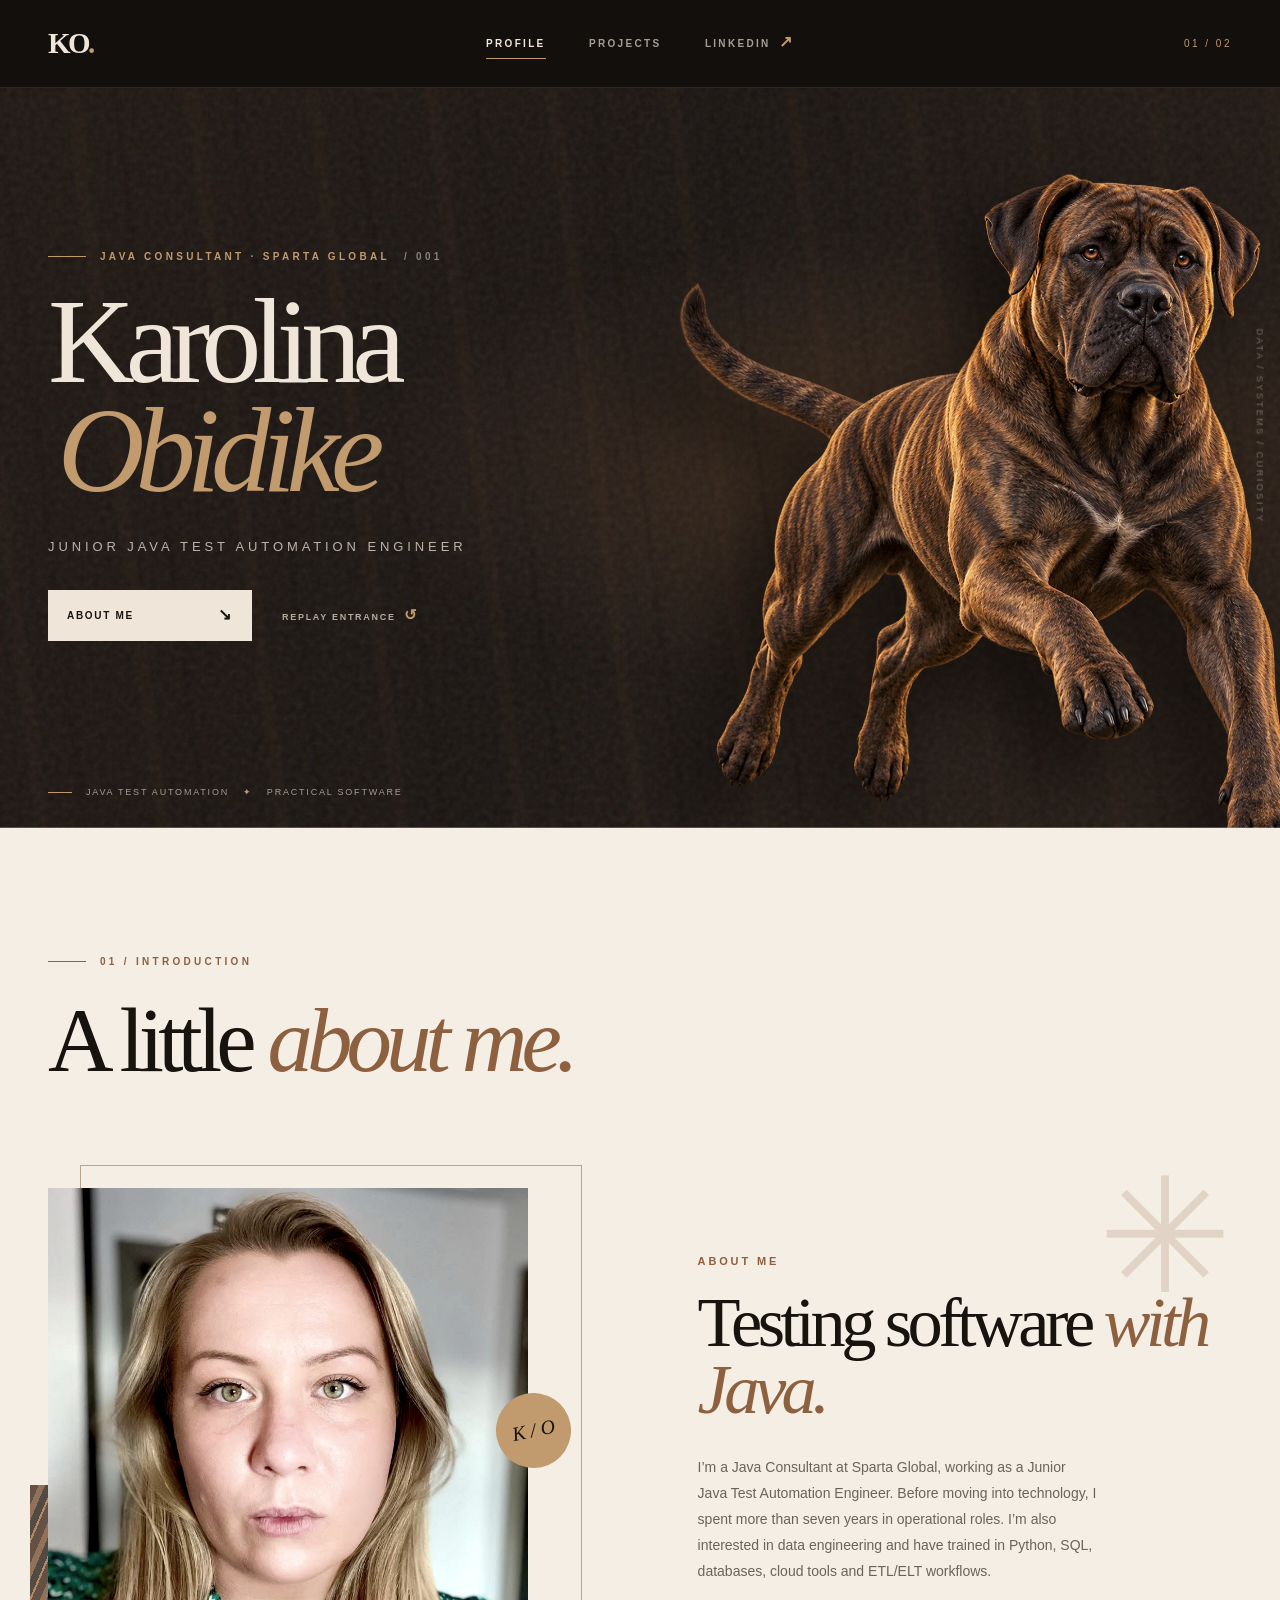
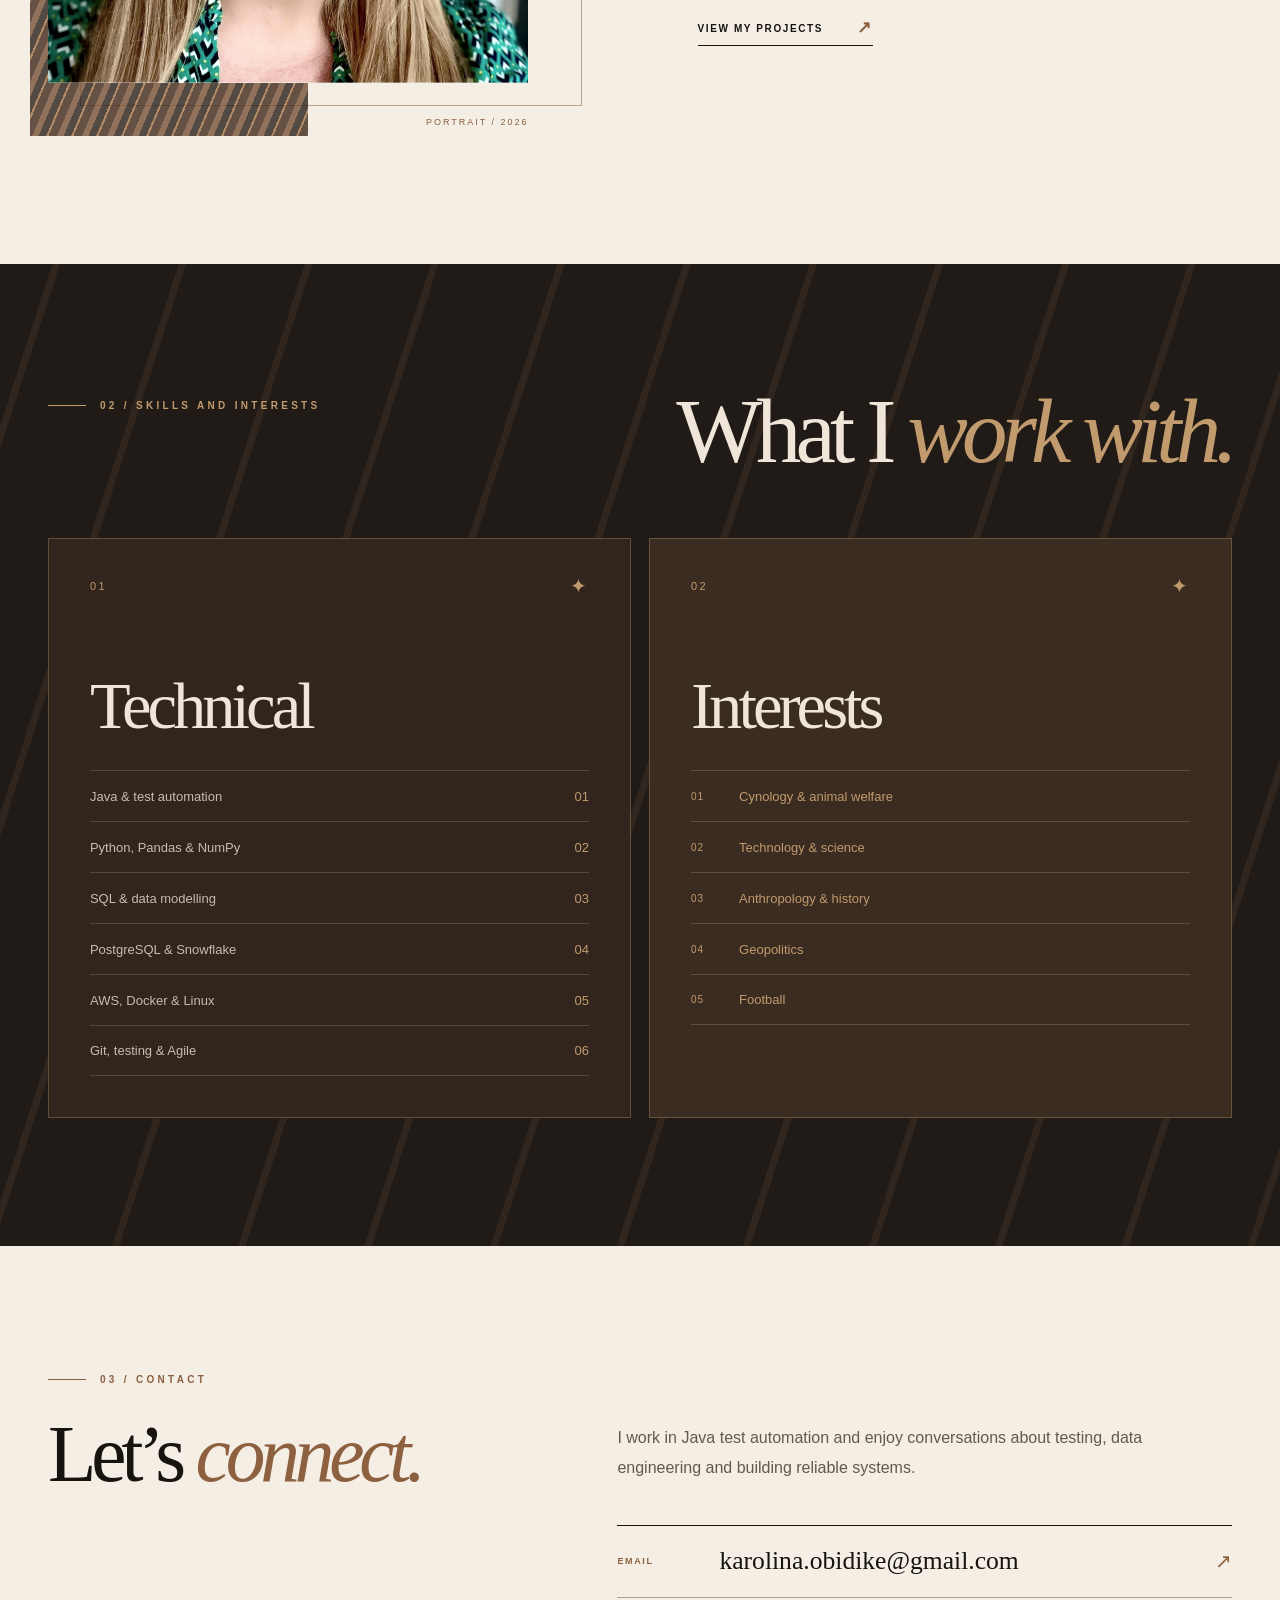
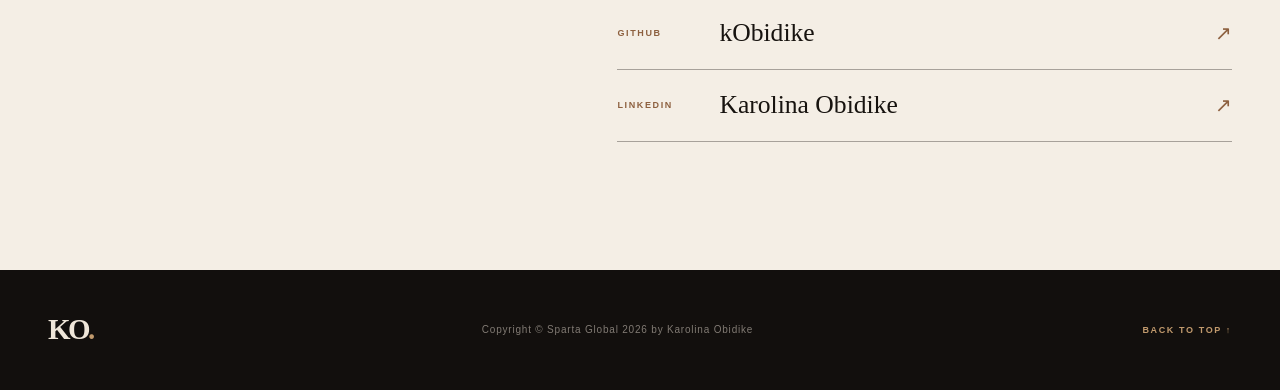
<file: index.html>
<!doctype html>
<html lang="en">
<head>
  <meta charset="utf-8">
  <meta name="viewport" content="width=device-width, initial-scale=1">
  <meta name="author" content="Karolina Obidike">
  <meta name="description" content="Karolina Obidike is a Java Consultant at Sparta Global, working as a Junior Java Test Automation Engineer.">
  <title>Karolina Obidike — Java Test Automation</title>
  <link rel="stylesheet" href="profileStyles.css">
  <script src="script.js" defer></script>
</head>
<body class="page-profile">
  <a class="skip-link" href="#main">Skip to content</a>

  <header class="site-header">
    <a class="brand" href="index.html" aria-label="Karolina Obidike, home"><span>KO<span class="brand-dot">.</span></span></a>
    <nav class="main-nav" aria-label="Main navigation">
      <a class="nav-link is-active" href="index.html" aria-current="page">Profile</a>
      <a class="nav-link" href="projects.html">Projects</a>
      <a class="nav-link nav-external" href="https://www.linkedin.com/in/karolina-obidike-46a3933bb" target="_blank" rel="noopener noreferrer">LinkedIn <span aria-hidden="true">↗</span></a>
    </nav>
    <span class="header-index" aria-hidden="true">01 / 02</span>
  </header>

  <main id="main">
    <section class="hero" aria-labelledby="hero-title">
      <div class="hero-grain" aria-hidden="true"></div>
      <div class="hero-stripes" aria-hidden="true"></div>
      <img class="hero-dog" src="images/presa-canario-brindle.png" alt="Brindle Presa Canario leaping into the banner" fetchpriority="high">
      <div class="hero-content wrap">
        <div class="hero-copy">
          <p class="eyebrow"><span class="eyebrow-line"></span>Java Consultant · Sparta Global <span class="eyebrow-number">/ 001</span></p>
          <h1 id="hero-title" class="hero-title">Karolina <em>Obidike</em></h1>
          <p class="hero-subtitle">Junior Java Test Automation Engineer</p>
          <div class="hero-actions">
            <a class="button button-cream" href="#about">About me <span aria-hidden="true">↘</span></a>
            <button class="replay-button" type="button" data-replay>Replay entrance <span aria-hidden="true">↺</span></button>
          </div>
        </div>
        <p class="hero-caption"><span class="caption-rule"></span> Java test automation <span class="caption-star" aria-hidden="true">✦</span> Practical software</p>
      </div>
      <div class="hero-side-label" aria-hidden="true">DATA / SYSTEMS / CURIOSITY</div>
    </section>

    <section id="about" class="about-section section-pad wrap" aria-labelledby="about-title">
      <div class="section-heading">
        <p class="eyebrow eyebrow-dark"><span class="eyebrow-line"></span>01 / Introduction</p>
        <h2 id="about-title">A little <em>about me.</em></h2>
      </div>
      <div class="about-layout">
        <div class="portrait-composition">
          <div class="portrait-frame"><img src="images/profile-pic.jpg" alt="Portrait of Karolina Obidike" loading="lazy"></div>
          <span class="portrait-orbit" aria-hidden="true">K / O</span>
          <span class="portrait-caption">Portrait / 2026</span>
        </div>
        <div class="about-copy">
          <div class="large-asterisk" aria-hidden="true">✳</div>
          <p class="kicker">About me</p>
          <p class="statement">Testing software <em>with Java.</em></p>
          <p class="edit-note">I’m a Java Consultant at Sparta Global, working as a Junior Java Test Automation Engineer. Before moving into technology, I spent more than seven years in operational roles. I’m also interested in data engineering and have trained in Python, SQL, databases, cloud tools and ETL/ELT workflows.</p>
          <a class="text-link" href="projects.html">View my projects <span aria-hidden="true">↗</span></a>
        </div>
      </div>
    </section>

    <section class="details-section section-pad" aria-labelledby="details-title">
      <div class="wrap">
        <div class="details-heading">
          <p class="eyebrow"><span class="eyebrow-line"></span>02 / Skills and interests</p>
          <h2 id="details-title">What I <em>work with.</em></h2>
        </div>
        <div class="detail-grid">
          <section class="detail-card">
            <div class="card-top"><span>01</span><span aria-hidden="true">✦</span></div>
            <h3>Technical</h3>
            <ul class="editorial-list">
              <li><span>Java &amp; test automation</span><span aria-hidden="true">01</span></li>
              <li><span>Python, Pandas &amp; NumPy</span><span aria-hidden="true">02</span></li>
              <li><span>SQL &amp; data modelling</span><span aria-hidden="true">03</span></li>
              <li><span>PostgreSQL &amp; Snowflake</span><span aria-hidden="true">04</span></li>
              <li><span>AWS, Docker &amp; Linux</span><span aria-hidden="true">05</span></li>
              <li><span>Git, testing &amp; Agile</span><span aria-hidden="true">06</span></li>
            </ul>
          </section>
          <section class="detail-card detail-card-light">
            <div class="card-top"><span>02</span><span aria-hidden="true">✦</span></div>
            <h3>Interests</h3>
            <ol class="editorial-list goals-list">
              <li><span>Cynology &amp; animal welfare</span></li>
              <li><span>Technology &amp; science</span></li>
              <li><span>Anthropology &amp; history</span></li>
              <li><span>Geopolitics</span></li>
              <li><span>Football</span></li>
            </ol>
          </section>
        </div>
      </div>
    </section>

    <section class="contact-section section-pad wrap" aria-labelledby="contact-title">
      <div>
        <p class="eyebrow eyebrow-dark"><span class="eyebrow-line"></span>03 / Contact</p>
        <h2 id="contact-title">Let’s <em>connect.</em></h2>
      </div>
      <div class="contact-copy">
        <p>I work in Java test automation and enjoy conversations about testing, data engineering and building reliable systems.</p>
        <div class="contact-links">
          <a href="mailto:karolina.obidike@gmail.com"><span>Email</span><strong>karolina.obidike@gmail.com</strong><span aria-hidden="true">↗</span></a>
          <a href="https://github.com/kObidike" target="_blank" rel="noopener noreferrer"><span>GitHub</span><strong>kObidike</strong><span aria-hidden="true">↗</span></a>
          <a href="https://www.linkedin.com/in/karolina-obidike-46a3933bb" target="_blank" rel="noopener noreferrer"><span>LinkedIn</span><strong>Karolina Obidike</strong><span aria-hidden="true">↗</span></a>
        </div>
      </div>
    </section>
  </main>

  <footer class="site-footer">
    <div class="wrap footer-inner"><span class="footer-brand">KO<span>.</span></span><small>Copyright © Sparta Global 2026 <cite>by Karolina Obidike</cite></small><a href="#main">Back to top ↑</a></div>
  </footer>
</body>
</html>
</file>
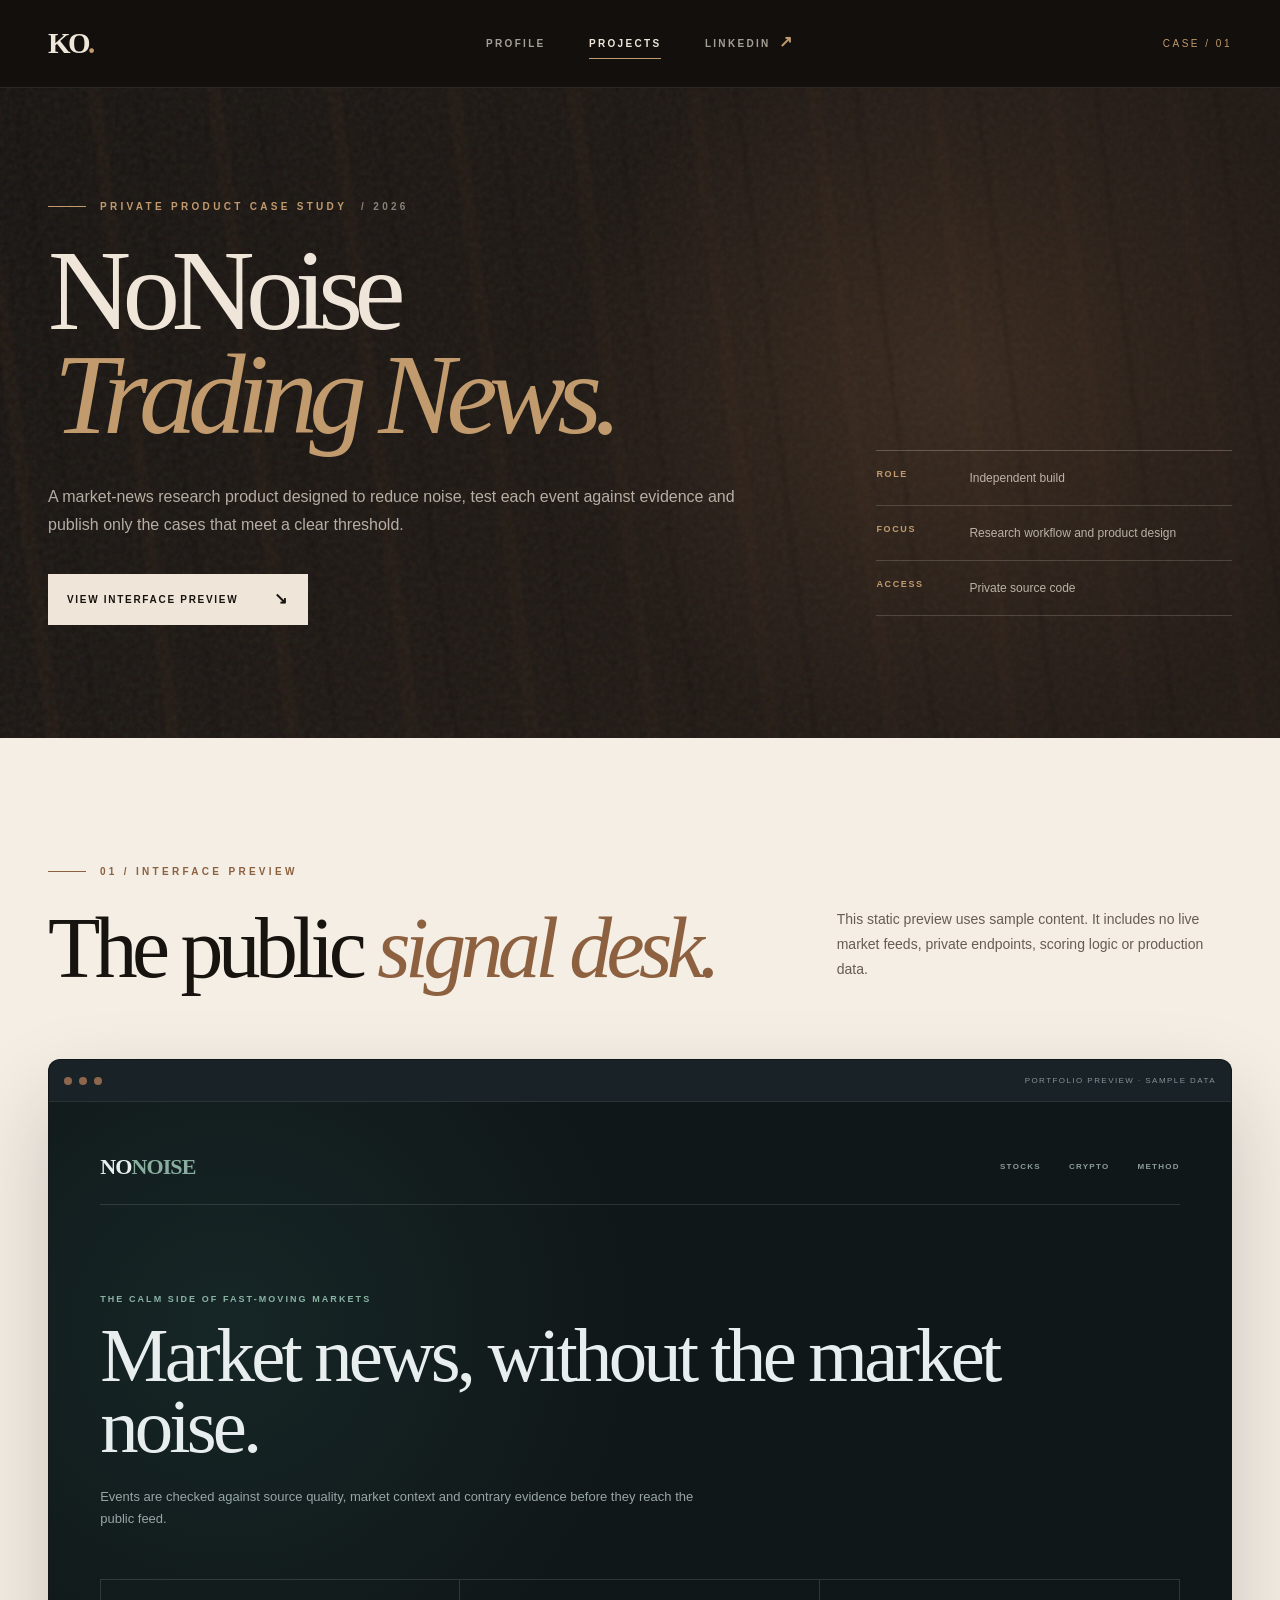
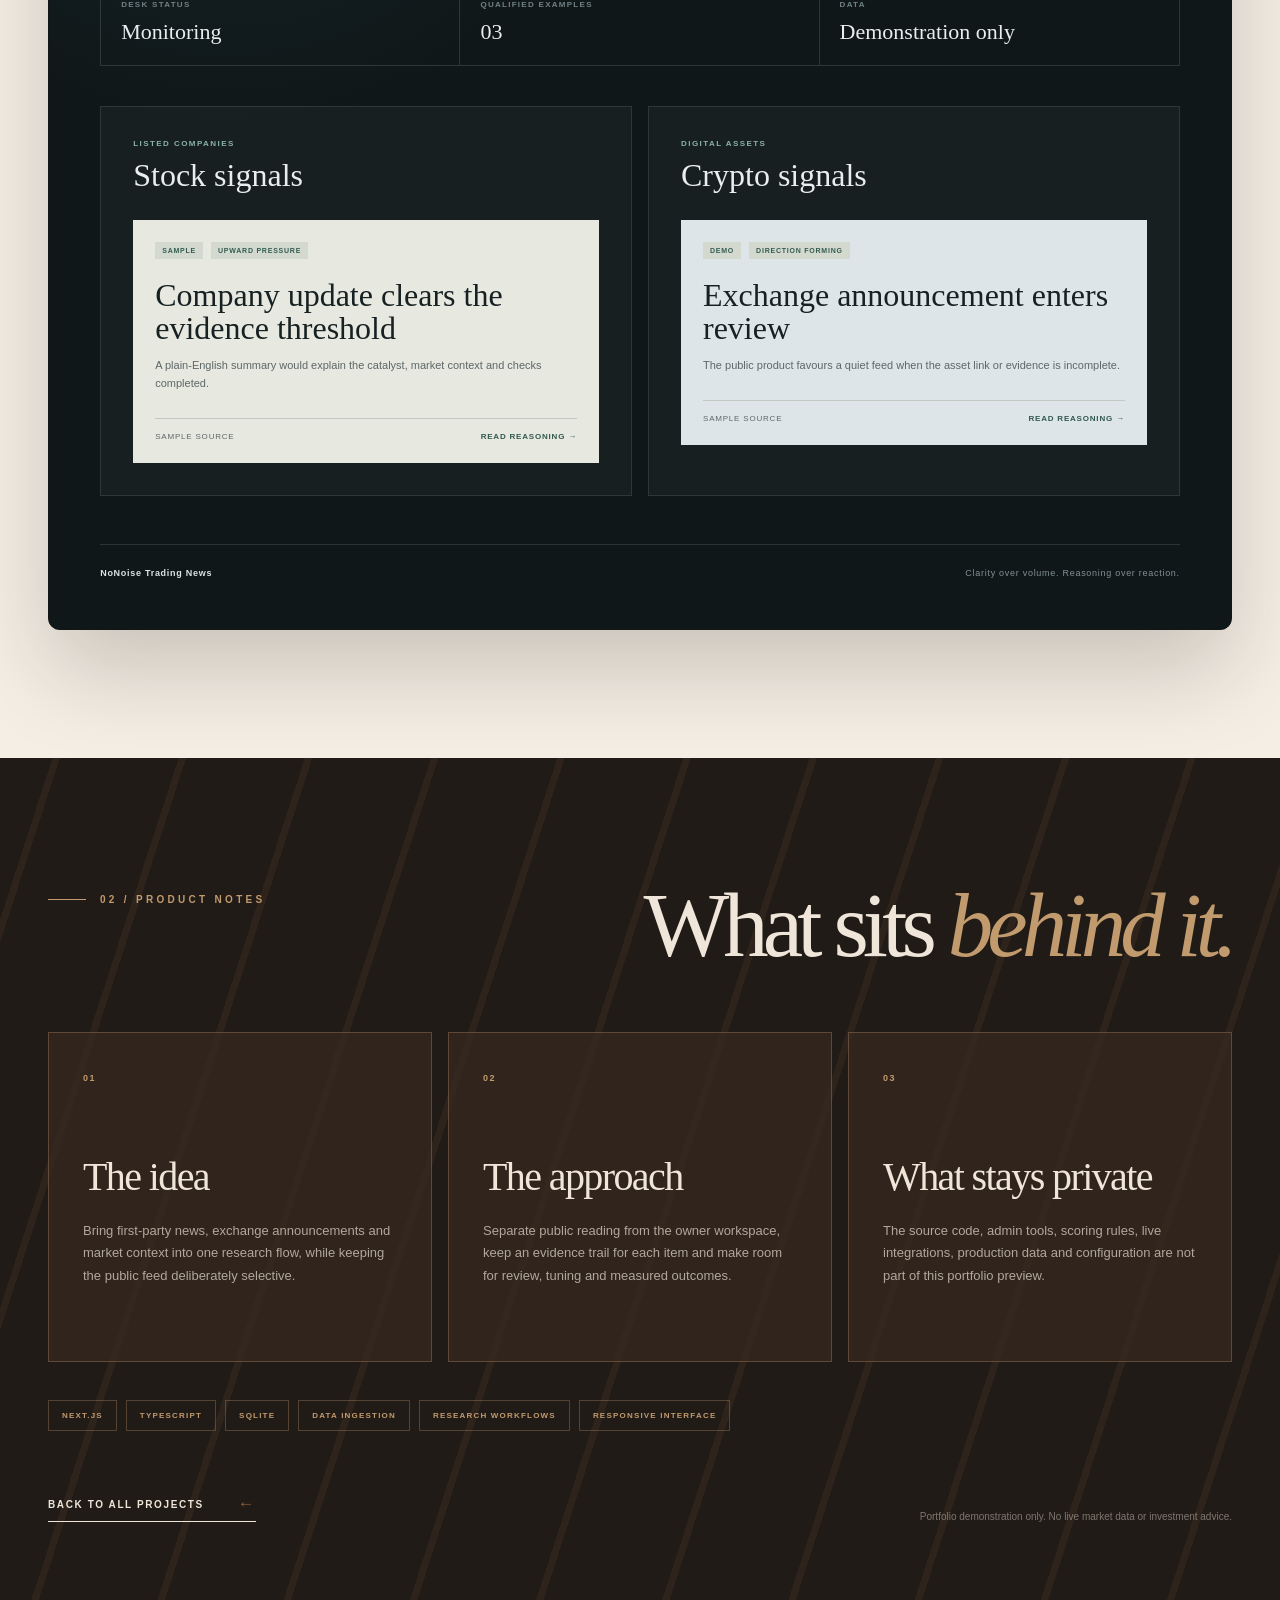
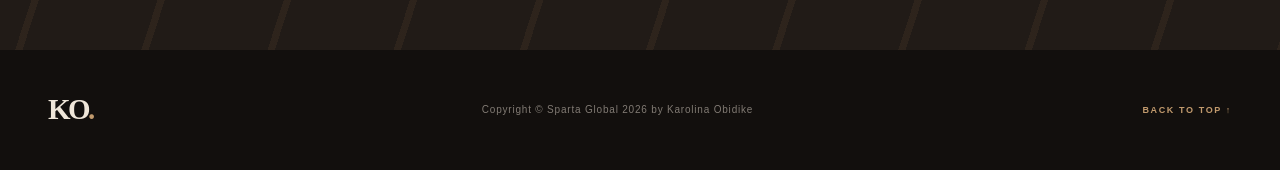
<file: nonoise.html>
<!doctype html>
<html lang="en">
<head>
  <meta charset="utf-8">
  <meta name="viewport" content="width=device-width, initial-scale=1">
  <meta name="author" content="Karolina Obidike">
  <meta name="description" content="A private product case study for NoNoise Trading News by Karolina Obidike.">
  <title>NoNoise Trading News — Karolina Obidike</title>
  <link rel="stylesheet" href="profileStyles.css">
</head>
<body class="page-case-study">
  <a class="skip-link" href="#main">Skip to content</a>

  <header class="site-header">
    <a class="brand" href="index.html" aria-label="Karolina Obidike, home"><span>KO<span class="brand-dot">.</span></span></a>
    <nav class="main-nav" aria-label="Main navigation">
      <a class="nav-link" href="index.html">Profile</a>
      <a class="nav-link is-active" href="projects.html">Projects</a>
      <a class="nav-link nav-external" href="https://www.linkedin.com/in/karolina-obidike-46a3933bb" target="_blank" rel="noopener noreferrer">LinkedIn <span aria-hidden="true">↗</span></a>
    </nav>
    <span class="header-index" aria-hidden="true">CASE / 01</span>
  </header>

  <main id="main">
    <section class="case-hero" aria-labelledby="case-title">
      <div class="hero-grain" aria-hidden="true"></div>
      <div class="hero-stripes" aria-hidden="true"></div>
      <div class="wrap case-hero-inner">
        <div>
          <p class="eyebrow"><span class="eyebrow-line"></span>Private product case study <span class="eyebrow-number">/ 2026</span></p>
          <h1 id="case-title">NoNoise <em>Trading News.</em></h1>
          <p class="case-lede">A market-news research product designed to reduce noise, test each event against evidence and publish only the cases that meet a clear threshold.</p>
          <a class="button button-cream" href="#preview">View interface preview <span aria-hidden="true">↘</span></a>
        </div>
        <dl class="case-meta">
          <div><dt>Role</dt><dd>Independent build</dd></div>
          <div><dt>Focus</dt><dd>Research workflow and product design</dd></div>
          <div><dt>Access</dt><dd>Private source code</dd></div>
        </dl>
      </div>
    </section>

    <section id="preview" class="case-preview-section section-pad" aria-labelledby="preview-title">
      <div class="wrap">
        <div class="case-section-heading">
          <div>
            <p class="eyebrow eyebrow-dark"><span class="eyebrow-line"></span>01 / Interface preview</p>
            <h2 id="preview-title">The public <em>signal desk.</em></h2>
          </div>
          <p>This static preview uses sample content. It includes no live market feeds, private endpoints, scoring logic or production data.</p>
        </div>

        <div class="nonoise-frame" aria-label="Static demonstration of the NoNoise Trading News interface">
          <div class="nonoise-browserbar"><span></span><span></span><span></span><small>Portfolio preview · sample data</small></div>
          <div class="nonoise-app">
            <header class="nonoise-header"><strong>NO<span>NOISE</span></strong><nav aria-label="Preview navigation"><span>Stocks</span><span>Crypto</span><span>Method</span></nav></header>
            <section class="nonoise-welcome">
              <p>THE CALM SIDE OF FAST-MOVING MARKETS</p>
              <h3>Market news, without the market noise.</h3>
              <span>Events are checked against source quality, market context and contrary evidence before they reach the public feed.</span>
            </section>
            <dl class="nonoise-stats"><div><dt>Desk status</dt><dd>Monitoring</dd></div><div><dt>Qualified examples</dt><dd>03</dd></div><div><dt>Data</dt><dd>Demonstration only</dd></div></dl>
            <div class="nonoise-desks">
              <section>
                <div class="nonoise-desk-title"><p>LISTED COMPANIES</p><h4>Stock signals</h4></div>
                <article class="nonoise-signal"><div><span class="signal-label">SAMPLE</span><span class="signal-direction">Upward pressure</span></div><h5>Company update clears the evidence threshold</h5><p>A plain-English summary would explain the catalyst, market context and checks completed.</p><footer><span>Sample source</span><strong>Read reasoning →</strong></footer></article>
              </section>
              <section>
                <div class="nonoise-desk-title"><p>DIGITAL ASSETS</p><h4>Crypto signals</h4></div>
                <article class="nonoise-signal nonoise-signal-blue"><div><span class="signal-label">DEMO</span><span class="signal-direction">Direction forming</span></div><h5>Exchange announcement enters review</h5><p>The public product favours a quiet feed when the asset link or evidence is incomplete.</p><footer><span>Sample source</span><strong>Read reasoning →</strong></footer></article>
              </section>
            </div>
            <footer class="nonoise-footer"><strong>NoNoise Trading News</strong><span>Clarity over volume. Reasoning over reaction.</span></footer>
          </div>
        </div>
      </div>
    </section>

    <section class="case-notes section-pad" aria-labelledby="notes-title">
      <div class="wrap">
        <div class="details-heading">
          <p class="eyebrow"><span class="eyebrow-line"></span>02 / Product notes</p>
          <h2 id="notes-title">What sits <em>behind it.</em></h2>
        </div>
        <div class="case-note-grid">
          <article><span>01</span><h3>The idea</h3><p>Bring first-party news, exchange announcements and market context into one research flow, while keeping the public feed deliberately selective.</p></article>
          <article><span>02</span><h3>The approach</h3><p>Separate public reading from the owner workspace, keep an evidence trail for each item and make room for review, tuning and measured outcomes.</p></article>
          <article><span>03</span><h3>What stays private</h3><p>The source code, admin tools, scoring rules, live integrations, production data and configuration are not part of this portfolio preview.</p></article>
        </div>
        <div class="case-stack" aria-label="Technologies used"><span>Next.js</span><span>TypeScript</span><span>SQLite</span><span>Data ingestion</span><span>Research workflows</span><span>Responsive interface</span></div>
        <div class="case-back"><a class="text-link" href="projects.html">Back to all projects <span aria-hidden="true">←</span></a><p>Portfolio demonstration only. No live market data or investment advice.</p></div>
      </div>
    </section>
  </main>

  <footer class="site-footer">
    <div class="wrap footer-inner"><span class="footer-brand">KO<span>.</span></span><small>Copyright © Sparta Global 2026 <cite>by Karolina Obidike</cite></small><a href="#main">Back to top ↑</a></div>
  </footer>
</body>
</html>
</file>
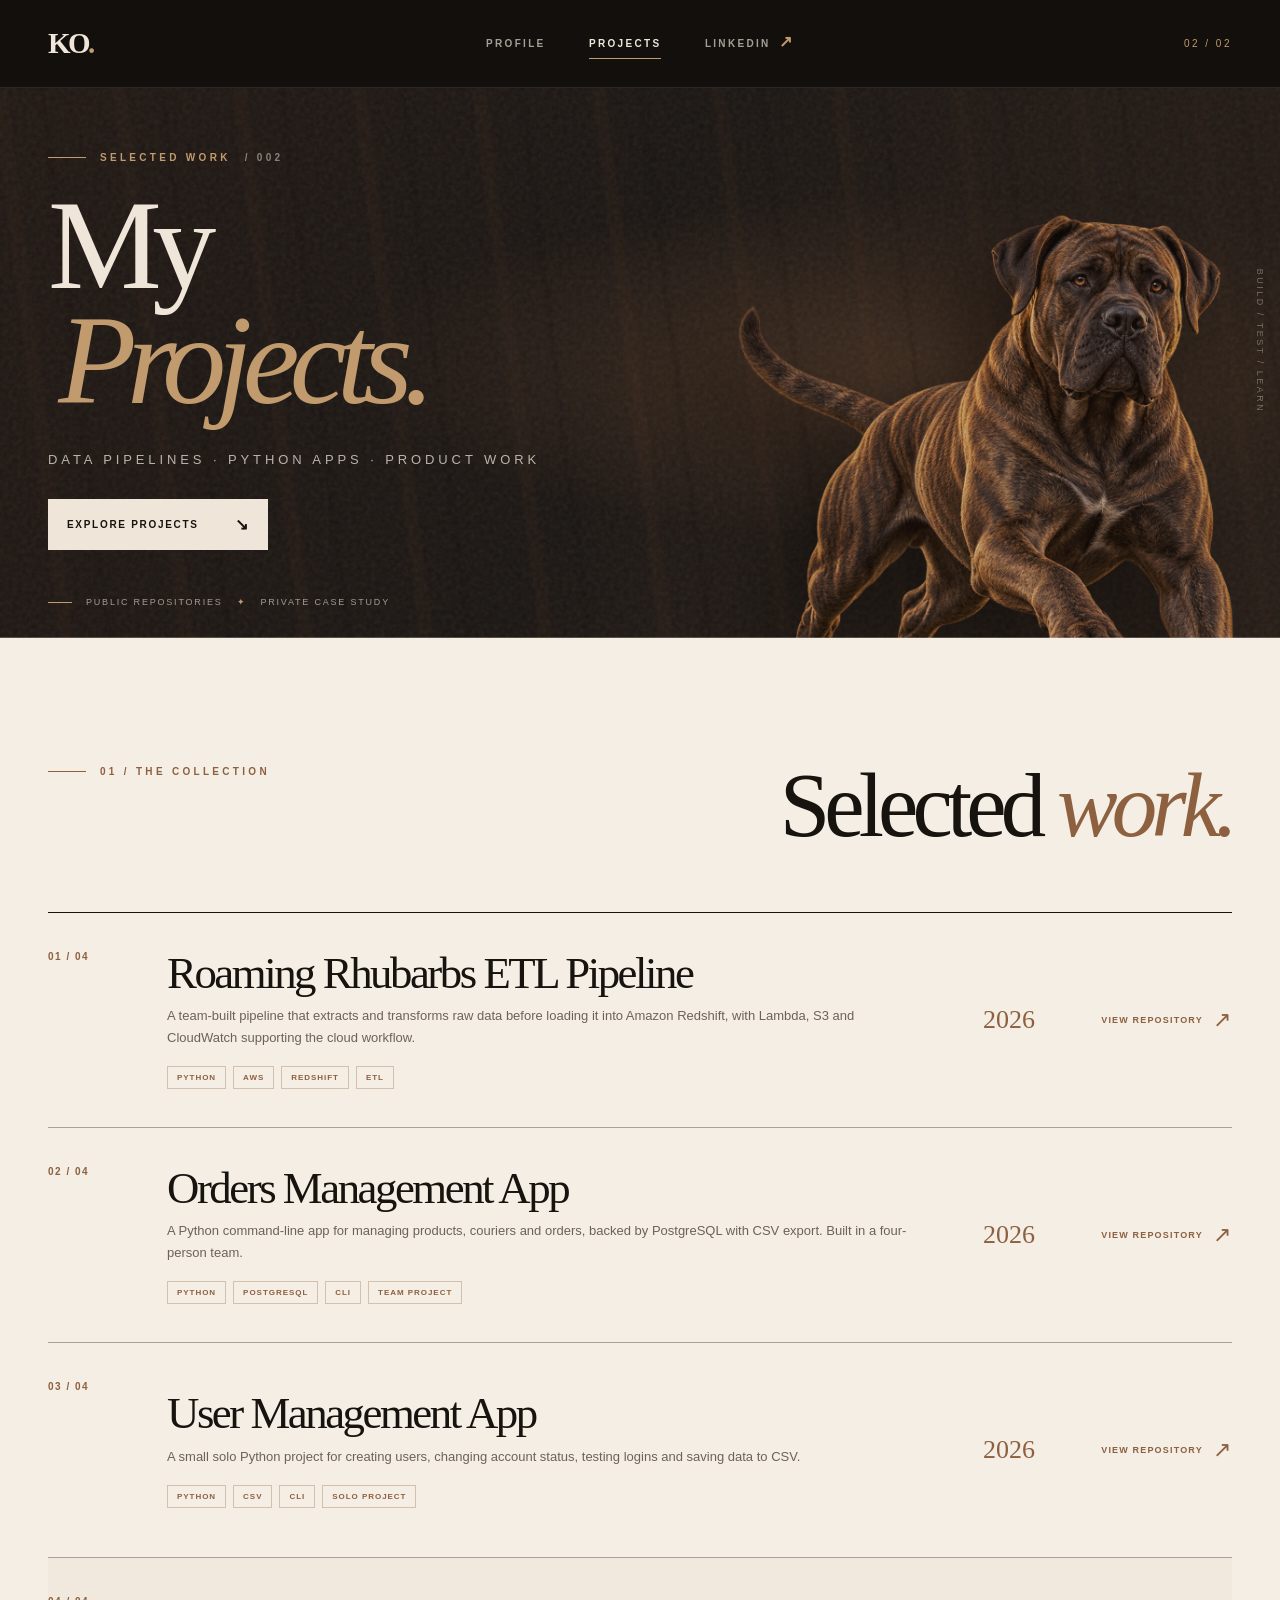
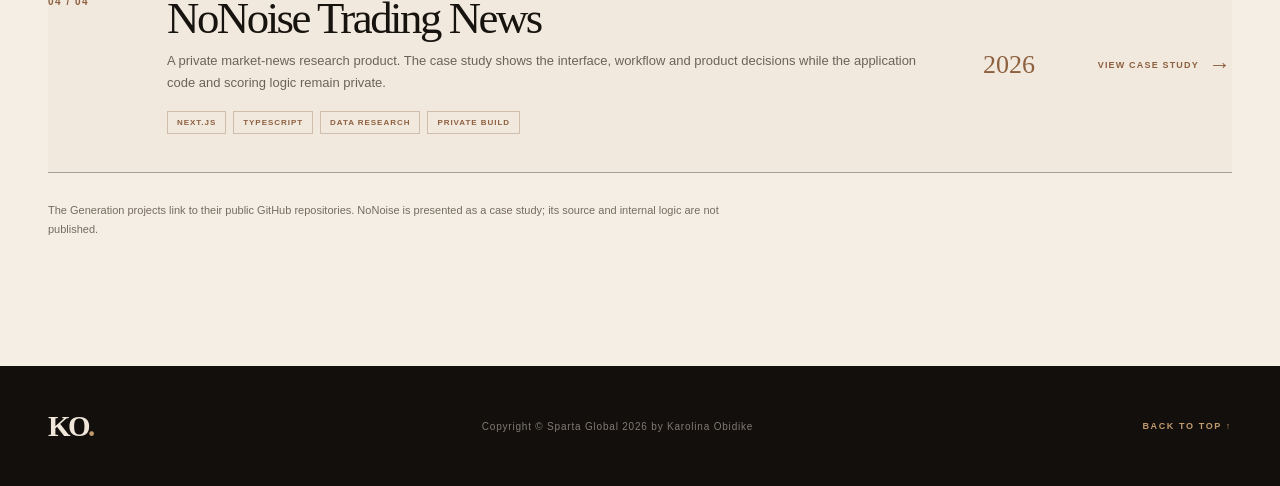
<file: projects.html>
<!doctype html>
<html lang="en">
<head>
  <meta charset="utf-8">
  <meta name="viewport" content="width=device-width, initial-scale=1">
  <meta name="author" content="Karolina Obidike">
  <meta name="description" content="Data engineering and Python projects by Karolina Obidike.">
  <title>Projects — Karolina Obidike</title>
  <link rel="stylesheet" href="profileStyles.css">
  <script src="script.js" defer></script>
</head>
<body class="page-projects">
  <a class="skip-link" href="#main">Skip to content</a>

  <header class="site-header">
    <a class="brand" href="index.html" aria-label="Karolina Obidike, home"><span>KO<span class="brand-dot">.</span></span></a>
    <nav class="main-nav" aria-label="Main navigation">
      <a class="nav-link" href="index.html">Profile</a>
      <a class="nav-link is-active" href="projects.html" aria-current="page">Projects</a>
      <a class="nav-link nav-external" href="https://www.linkedin.com/in/karolina-obidike-46a3933bb" target="_blank" rel="noopener noreferrer">LinkedIn <span aria-hidden="true">↗</span></a>
    </nav>
    <span class="header-index" aria-hidden="true">02 / 02</span>
  </header>

  <main id="main">
    <section class="hero hero-projects" aria-labelledby="projects-title">
      <div class="hero-grain" aria-hidden="true"></div>
      <div class="hero-stripes" aria-hidden="true"></div>
      <img class="hero-dog" src="images/presa-canario-brindle.png" alt="Brindle Presa Canario in the background banner">
      <div class="hero-content wrap">
        <div class="hero-copy">
          <p class="eyebrow"><span class="eyebrow-line"></span>Selected work <span class="eyebrow-number">/ 002</span></p>
          <h1 id="projects-title" class="hero-title">My <em>Projects.</em></h1>
          <p class="hero-subtitle">Data pipelines · Python apps · Product work</p>
          <a class="button button-cream" href="#project-list">Explore projects <span aria-hidden="true">↘</span></a>
        </div>
        <p class="hero-caption"><span class="caption-rule"></span> Public repositories <span class="caption-star" aria-hidden="true">✦</span> Private case study</p>
      </div>
      <div class="hero-side-label" aria-hidden="true">BUILD / TEST / LEARN</div>
    </section>

    <section id="project-list" class="projects-section section-pad wrap" aria-labelledby="list-title">
      <div class="section-heading projects-heading">
        <p class="eyebrow eyebrow-dark"><span class="eyebrow-line"></span>01 / The collection</p>
        <h2 id="list-title">Selected <em>work.</em></h2>
      </div>
      <div class="project-list">
        <a class="project-row" href="https://github.com/kObidike/RoamingRhubarbsTeamProject" target="_blank" rel="noopener noreferrer">
          <span class="project-number">01 / 04</span>
          <div class="project-main">
            <h3>Roaming Rhubarbs ETL Pipeline</h3>
            <p>A team-built pipeline that extracts and transforms raw data before loading it into Amazon Redshift, with Lambda, S3 and CloudWatch supporting the cloud workflow.</p>
            <div class="project-tags"><span>Python</span><span>AWS</span><span>Redshift</span><span>ETL</span></div>
          </div>
          <span class="project-year">2026</span>
          <span class="project-cta">View repository <b aria-hidden="true">↗</b></span>
        </a>
        <a class="project-row" href="https://github.com/kObidike/Orders-Management-App-Team-Project-with-Database-connection" target="_blank" rel="noopener noreferrer">
          <span class="project-number">02 / 04</span>
          <div class="project-main">
            <h3>Orders Management App</h3>
            <p>A Python command-line app for managing products, couriers and orders, backed by PostgreSQL with CSV export. Built in a four-person team.</p>
            <div class="project-tags"><span>Python</span><span>PostgreSQL</span><span>CLI</span><span>Team project</span></div>
          </div>
          <span class="project-year">2026</span>
          <span class="project-cta">View repository <b aria-hidden="true">↗</b></span>
        </a>
        <a class="project-row" href="https://github.com/kObidike/User-Management-App-Quick-Solo-Project" target="_blank" rel="noopener noreferrer">
          <span class="project-number">03 / 04</span>
          <div class="project-main">
            <h3>User Management App</h3>
            <p>A small solo Python project for creating users, changing account status, testing logins and saving data to CSV.</p>
            <div class="project-tags"><span>Python</span><span>CSV</span><span>CLI</span><span>Solo project</span></div>
          </div>
          <span class="project-year">2026</span>
          <span class="project-cta">View repository <b aria-hidden="true">↗</b></span>
        </a>
        <a class="project-row project-row-private" href="nonoise.html">
          <span class="project-number">04 / 04</span>
          <div class="project-main">
            <h3>NoNoise Trading News</h3>
            <p>A private market-news research product. The case study shows the interface, workflow and product decisions while the application code and scoring logic remain private.</p>
            <div class="project-tags"><span>Next.js</span><span>TypeScript</span><span>Data research</span><span>Private build</span></div>
          </div>
          <span class="project-year">2026</span>
          <span class="project-cta">View case study <b aria-hidden="true">→</b></span>
        </a>
      </div>
      <p class="projects-footnote">The Generation projects link to their public GitHub repositories. NoNoise is presented as a case study; its source and internal logic are not published.</p>
    </section>
  </main>

  <footer class="site-footer">
    <div class="wrap footer-inner"><span class="footer-brand">KO<span>.</span></span><small>Copyright © Sparta Global 2026 <cite>by Karolina Obidike</cite></small><a href="#main">Back to top ↑</a></div>
  </footer>
</body>
</html>
</file>
<file: profileStyles.css>
/* KAROLINA OBIDIKE — editorial brindle profile */
:root {
  --ink: #17130f;
  --coal: #211b17;
  --coal-deep: #120f0d;
  --cream: #efe6d9;
  --paper: #f4eee5;
  --bronze: #c19a6d;
  --bronze-deep: #8d603f;
  --muted: #a89a8a;
  --line: rgba(239, 230, 217, .18);
  --serif: "Bodoni MT", "Didot", "Times New Roman", serif;
  --sans: "Segoe UI", Arial, sans-serif;
}

* { box-sizing: border-box; }
html { scroll-behavior: smooth; }
body { margin: 0; min-width: 320px; background: var(--paper); color: var(--ink); font-family: var(--sans); }
button, input { font: inherit; }
a { color: inherit; }
img { max-width: 100%; display: block; }
::selection { background: var(--bronze); color: var(--coal-deep); }
.wrap { width: min(100% - 96px, 1392px); margin-inline: auto; }
.section-pad { padding-block: clamp(88px, 10vw, 160px); }
.skip-link { position: fixed; z-index: 30; left: 16px; top: -60px; padding: 12px 18px; background: var(--cream); color: var(--ink); }
.skip-link:focus { top: 16px; }
:focus-visible { outline: 2px solid var(--bronze); outline-offset: 4px; }

/* The navigation sits on its own dark band so the hero remains a clean canvas. */
.site-header {
  height: 88px;
  padding-inline: max(48px, calc((100vw - 1392px) / 2));
  display: grid;
  grid-template-columns: 1fr auto 1fr;
  align-items: center;
  background: var(--coal-deep);
  color: var(--cream);
  border-bottom: 1px solid rgba(255,255,255,.1);
  position: relative;
  z-index: 10;
}
.brand { width: max-content; text-decoration: none; font-family: var(--serif); font-size: 29px; font-weight: 700; line-height: 1; letter-spacing: -.09em; }
.brand-dot, .footer-brand span { color: var(--bronze); }
.main-nav { display: flex; align-items: center; gap: clamp(28px, 3.4vw, 58px); }
.nav-link { position: relative; padding-block: 10px; text-decoration: none; text-transform: uppercase; font-size: 10px; font-weight: 700; letter-spacing: .23em; color: rgba(239,230,217,.67); transition: color .2s ease; }
.nav-link:hover, .nav-link.is-active { color: var(--cream); }
.nav-link.is-active::after { content: ""; height: 1px; position: absolute; left: 0; right: 0; bottom: 0; background: var(--bronze); }
.nav-external span { color: var(--bronze); margin-left: 3px; font-size: 16px; line-height: 0; }
.header-index { justify-self: end; color: var(--bronze); font-size: 10px; letter-spacing: .25em; }

/* Hero: a restrained brindle texture, a permanent dog layer, and a one-time leap. */
.hero {
  height: min(740px, calc(100svh - 88px));
  min-height: 620px;
  position: relative;
  isolation: isolate;
  overflow: hidden;
  color: var(--cream);
  background:
    radial-gradient(ellipse at 73% 51%, rgba(119,78,48,.43), transparent 44%),
    linear-gradient(112deg, #221914 0%, #1a1512 48%, #32251c 100%);
}
.hero::before { content: ""; position: absolute; inset: 0; z-index: 1; pointer-events: none; background: linear-gradient(90deg, rgba(19,14,11,.2) 0%, rgba(19,14,11,.08) 51%, rgba(19,14,11,.45) 100%); }
.hero::after { content: ""; position: absolute; left: 0; bottom: 0; width: 100%; height: 1px; z-index: 4; background: rgba(239,230,217,.25); }
.hero-grain { position: absolute; inset: 0; opacity: .28; z-index: 1; pointer-events: none; background-image: url("data:image/svg+xml,%3Csvg viewBox='0 0 180 180' xmlns='http://www.w3.org/2000/svg'%3E%3Cfilter id='n'%3E%3CfeTurbulence type='fractalNoise' baseFrequency='.65' numOctaves='3' stitchTiles='stitch'/%3E%3C/filter%3E%3Crect width='100%25' height='100%25' filter='url(%23n)' opacity='.3'/%3E%3C/svg%3E"); }
.hero-stripes { position: absolute; inset: -40%; z-index: 0; transform: rotate(-19deg); opacity: .23; background: repeating-linear-gradient(102deg, transparent 0 25px, rgba(137,83,47,.24) 25px 39px, transparent 39px 72px, rgba(8,6,5,.58) 72px 77px, transparent 77px 119px); filter: blur(1.5px); }
.hero-content { position: relative; z-index: 3; height: 100%; display: flex; flex-direction: column; justify-content: center; }
.hero-copy { position: relative; max-width: 830px; margin-top: -24px; }
.eyebrow { display: flex; align-items: center; gap: 14px; margin: 0 0 34px; text-transform: uppercase; font-size: 10px; font-weight: 700; letter-spacing: .33em; color: var(--bronze); }
.eyebrow-line { width: 38px; height: 1px; flex: 0 0 38px; background: currentColor; }
.eyebrow-number { color: var(--cream); opacity: .5; }
.hero-title { max-width: 930px; margin: 0; font-family: var(--serif); font-weight: 400; font-size: clamp(5.7rem, 9.4vw, 10.7rem); line-height: .76; letter-spacing: -.075em; text-wrap: balance; }
.hero-title em { display: block; padding: .14em 0 .08em .08em; font-weight: 400; color: var(--bronze); }
.hero-subtitle { margin: 33px 0 36px; color: rgba(239,230,217,.75); font-size: 13px; font-weight: 500; text-transform: uppercase; letter-spacing: .3em; }
.hero-actions { display: flex; align-items: center; gap: 30px; }
.button { display: inline-flex; align-items: center; justify-content: space-between; gap: 36px; min-width: 204px; min-height: 51px; padding: 15px 19px; text-decoration: none; text-transform: uppercase; font-size: 10px; font-weight: 700; letter-spacing: .17em; transition: background .25s ease, transform .25s ease, color .25s ease; }
.button:hover { transform: translateY(-3px); }
.button-cream { color: var(--ink); background: var(--cream); }
.button-cream:hover { background: var(--bronze); }
.button span { font-size: 16px; line-height: 0; }
.replay-button { border: 0; padding: 10px 0; color: rgba(239,230,217,.7); background: none; text-transform: uppercase; font-size: 9px; font-weight: 700; letter-spacing: .19em; cursor: pointer; transition: color .2s ease; }
.replay-button:hover { color: var(--cream); }
.replay-button span { margin-left: 4px; font-size: 15px; color: var(--bronze); }
.hero-dog { --dog-origin-x: -52vw; --dog-origin-y: -20vh; --dog-mid-x: -31vw; --dog-mid-y: -13vh; position: absolute; z-index: 2; width: min(53vw, 760px); max-width: none; right: max(-52px, calc((100vw - 1500px) / 2)); bottom: -72px; transform-origin: center; filter: drop-shadow(-35px 35px 35px rgba(0,0,0,.5)); animation: dog-leap 2.3s cubic-bezier(.21,.7,.25,1) both; pointer-events: none; user-select: none; }
@keyframes dog-leap {
  0%, 12% { transform: translate3d(var(--dog-origin-x),var(--dog-origin-y),0) rotate(-8deg) scale(.2); opacity: 1; }
  42% { transform: translate3d(var(--dog-mid-x),var(--dog-mid-y),0) rotate(-4deg) scale(.48); }
  67% { transform: translate3d(-7%,-10%,0) rotate(2deg) scale(1.12); }
  79% { transform: translate3d(1%,4%,0) rotate(-1deg) scale(.96); }
  89% { transform: translate3d(-1%,-2%,0) rotate(0) scale(1.02); }
  100% { transform: translate3d(0,0,0) rotate(0) scale(1); opacity: 1; }
}
.hero-caption { position: absolute; left: 0; bottom: 31px; margin: 0; display: flex; align-items: center; gap: 14px; color: rgba(239,230,217,.63); text-transform: uppercase; font-size: 9px; letter-spacing: .2em; }
.caption-rule { display: inline-block; width: 24px; height: 1px; background: var(--bronze); }
.caption-star { color: var(--bronze); }
.hero-side-label { position: absolute; z-index: 3; right: 20px; top: 45%; transform: rotate(90deg) translateX(50%); transform-origin: right center; color: rgba(239,230,217,.38); font-size: 9px; letter-spacing: .28em; }

/* Light editorial content and portrait. */
.about-section { background: var(--paper); }
.section-heading h2, .details-heading h2, .search-section h2, .contact-section h2, .case-section-heading h2 { margin: 0; font-family: var(--serif); font-size: clamp(4rem, 7.1vw, 8rem); font-weight: 400; line-height: .89; letter-spacing: -.065em; }
.section-heading h2 em, .details-heading h2 em, .search-section h2 em, .contact-section h2 em, .case-section-heading h2 em { font-weight: 400; color: var(--bronze-deep); }
.eyebrow-dark { color: var(--bronze-deep); }
.about-layout { display: grid; grid-template-columns: minmax(0, 1fr) minmax(0, 1fr); gap: clamp(60px, 9vw, 160px); align-items: center; margin-top: 83px; }
.portrait-composition { position: relative; width: min(100%, 560px); padding: 23px 54px 53px 0; }
.portrait-composition::before { content: ""; position: absolute; z-index: 0; top: 0; right: 0; bottom: 30px; left: 32px; border: 1px solid rgba(141,96,63,.52); }
.portrait-composition::after { content: ""; position: absolute; z-index: 0; left: -18px; bottom: 0; width: 52%; height: 44%; background: repeating-linear-gradient(113deg, #42291d 0 8px, #785238 8px 14px, #2c211c 14px 21px, #9f7145 21px 23px); opacity: .8; }
.portrait-frame { position: relative; z-index: 1; aspect-ratio: 1 / 1.03; overflow: hidden; background: #bba895; }
.portrait-frame img { width: 100%; height: 100%; object-fit: cover; filter: saturate(.68) contrast(1.07); transition: filter .4s ease, transform .5s ease; }
.portrait-frame:hover img { filter: saturate(1) contrast(1); transform: scale(1.025); }
.portrait-orbit { position: absolute; right: 11px; top: 40%; z-index: 2; display: grid; place-items: center; width: 75px; height: 75px; border-radius: 50%; background: var(--bronze); color: var(--ink); font-family: var(--serif); font-size: 20px; font-style: italic; transform: rotate(-12deg); }
.portrait-caption { position: absolute; z-index: 2; right: 54px; bottom: 9px; color: var(--bronze-deep); font-size: 9px; text-transform: uppercase; letter-spacing: .22em; }
.about-copy { position: relative; padding-block: 55px; }
.large-asterisk { position: absolute; right: 0; top: -42px; font-family: var(--serif); color: rgba(141,96,63,.18); font-size: 160px; line-height: 1; }
.kicker { margin: 0 0 22px; color: var(--bronze-deep); text-transform: uppercase; font-size: 11px; font-weight: 700; letter-spacing: .26em; }
.statement { position: relative; margin: 0; max-width: 600px; font-family: var(--serif); font-size: clamp(3.8rem, 5.5vw, 7rem); letter-spacing: -.065em; line-height: .95; }
.statement em { color: var(--bronze-deep); font-weight: 400; }
.edit-note { max-width: 400px; margin: 33px 0; color: #6c6259; font-size: 14px; line-height: 1.85; }
.text-link { display: inline-flex; gap: 34px; align-items: center; padding: 0 0 11px; border-bottom: 1px solid var(--ink); text-decoration: none; text-transform: uppercase; font-size: 10px; font-weight: 700; letter-spacing: .16em; transition: gap .2s ease, color .2s ease; }
.text-link:hover { gap: 45px; color: var(--bronze-deep); }
.text-link span { color: var(--bronze-deep); font-size: 17px; line-height: 0; }

/* Brindle panels with generous spacing and fine rules. */
.details-section { color: var(--cream); background: var(--coal); position: relative; overflow: hidden; }
.details-section::before { content: ""; position: absolute; inset: 0; opacity: .1; background: repeating-linear-gradient(108deg, transparent 0 50px, #be8754 50px 57px, transparent 57px 120px); pointer-events: none; }
.details-section .wrap { position: relative; }
.details-heading { display: flex; justify-content: space-between; align-items: end; gap: 30px; margin-bottom: 65px; }
.details-heading .eyebrow { align-self: start; margin-top: 8px; }
.details-heading h2 em { color: var(--bronze); }
.detail-grid { display: grid; grid-template-columns: 1fr 1fr; gap: 18px; }
.detail-card { min-height: 480px; padding: clamp(30px, 3.2vw, 50px); background: #31251d; border: 1px solid rgba(193,154,109,.35); }
.detail-card-light { background: #3b2c21; }
.card-top { display: flex; justify-content: space-between; color: var(--bronze); font-size: 11px; letter-spacing: .22em; }
.card-top span:last-child { font-size: 20px; line-height: .6; }
.detail-card h3 { margin: 84px 0 35px; font-family: var(--serif); font-size: clamp(3.5rem, 5.2vw, 6rem); line-height: .9; font-weight: 400; letter-spacing: -.06em; }
.editorial-list { margin: 0; padding: 0; list-style: none; counter-reset: item; }
.editorial-list li { display: flex; align-items: center; justify-content: space-between; gap: 20px; min-height: 51px; border-top: 1px solid var(--line); color: rgba(239,230,217,.79); font-size: 13px; }
.editorial-list li:last-child { border-bottom: 1px solid var(--line); }
.editorial-list li span:last-child { color: var(--bronze); }
.goals-list li::before { counter-increment: item; content: "0" counter(item); color: var(--bronze); margin-right: 15px; font-size: 10px; letter-spacing: .1em; }
.goals-list li span { margin-right: auto; }

.search-section { display: grid; grid-template-columns: 1fr 1fr; gap: 80px; align-items: end; }
.search-section h2 { font-size: clamp(3.8rem, 6vw, 7rem); }
.search-form label { display: block; margin: 0 0 18px; color: var(--bronze-deep); text-transform: uppercase; font-size: 10px; font-weight: 700; letter-spacing: .24em; }
.search-row { display: flex; border-bottom: 1px solid var(--ink); }
.search-row input { min-width: 0; flex: 1; border: 0; outline: 0; padding: 14px 0; background: transparent; color: var(--ink); font-family: var(--serif); font-size: clamp(2rem, 3vw, 3.5rem); }
.search-row button { width: 50px; border: 0; background: transparent; color: var(--bronze-deep); font-size: 30px; cursor: pointer; transition: transform .2s ease; }
.search-row button:hover { transform: translate(3px,-3px); }

.contact-section { display: grid; grid-template-columns: minmax(0, .85fr) minmax(0, 1.15fr); gap: clamp(60px, 9vw, 150px); align-items: start; }
.contact-section h2 { font-size: clamp(4rem, 6.2vw, 7rem); }
.contact-copy { padding-top: 49px; }
.contact-copy > p { max-width: 570px; margin: 0 0 42px; color: #635950; font-size: 16px; line-height: 1.85; }
.contact-links { border-top: 1px solid var(--ink); }
.contact-links a { display: grid; grid-template-columns: 82px minmax(0, 1fr) auto; align-items: center; gap: 20px; min-height: 72px; border-bottom: 1px solid rgba(23,19,15,.35); text-decoration: none; transition: padding .2s ease, color .2s ease; }
.contact-links a:hover { padding-inline: 10px; color: var(--bronze-deep); }
.contact-links a > span:first-child { color: var(--bronze-deep); text-transform: uppercase; font-size: 9px; font-weight: 700; letter-spacing: .18em; }
.contact-links strong { overflow-wrap: anywhere; font-family: var(--serif); font-size: clamp(1.35rem, 2vw, 2rem); font-weight: 400; }
.contact-links a > span:last-child { color: var(--bronze-deep); font-size: 20px; }

.site-footer { background: var(--coal-deep); color: var(--cream); }
.footer-inner { min-height: 120px; display: flex; align-items: center; justify-content: space-between; gap: 30px; }
.footer-brand { font-family: var(--serif); font-size: 29px; font-weight: 700; letter-spacing: -.09em; }
.footer-inner small { color: rgba(239,230,217,.5); font-size: 10px; letter-spacing: .08em; }
.footer-inner cite { font-style: normal; }
.footer-inner a { color: var(--bronze); text-decoration: none; text-transform: uppercase; font-size: 9px; font-weight: 700; letter-spacing: .18em; }

/* Projects use the same visual world with a tighter banner. */
.hero-projects { height: 550px; min-height: 550px; }
.hero-projects .hero-title { font-size: clamp(6rem, 10vw, 11rem); }
.hero-projects .hero-dog { width: min(44vw, 650px); right: max(0px, calc((100vw - 1450px) / 2)); bottom: -180px; opacity: .73; animation: none; }
.hero-projects .hero-subtitle { margin-bottom: 32px; }
.projects-heading { display: flex; align-items: end; justify-content: space-between; gap: 40px; margin-bottom: 65px; }
.projects-heading .eyebrow { align-self: start; }
.project-list { border-top: 1px solid var(--ink); }
.project-row { display: grid; grid-template-columns: 95px minmax(0, 1fr) 80px 145px; align-items: center; column-gap: 24px; min-height: 215px; color: inherit; text-decoration: none; border-bottom: 1px solid rgba(23,19,15,.35); transition: padding .25s ease, background .25s ease; }
.project-row:hover { padding-inline: 22px; background: rgba(193,154,109,.1); }
.project-number { align-self: start; padding-top: 38px; color: var(--bronze-deep); font-size: 10px; font-weight: 700; letter-spacing: .15em; }
.project-row h3 { margin: 0 0 10px; font-family: var(--serif); font-size: clamp(2.5rem, 3.5vw, 4.5rem); font-weight: 400; line-height: 1; letter-spacing: -.055em; }
.project-row p { max-width: 760px; margin: 0; color: #6c6259; font-size: 13px; line-height: 1.65; }
.project-year { font-family: var(--serif); color: var(--bronze-deep); font-size: 26px; }
.project-cta { justify-self: end; display: inline-flex; align-items: center; gap: 10px; color: var(--bronze-deep); text-transform: uppercase; text-align: right; font-size: 9px; font-weight: 700; letter-spacing: .13em; }
.project-cta b { font-size: 22px; font-weight: 400; line-height: 0; transition: transform .2s ease; }
.project-row:hover .project-cta b { transform: translate(3px,-3px); }
.project-row-private { background: rgba(193,154,109,.06); }
.project-tags { display: flex; flex-wrap: wrap; gap: 7px; margin-top: 18px; }
.project-tags span { padding: 6px 9px; border: 1px solid rgba(141,96,63,.32); color: var(--bronze-deep); text-transform: uppercase; font-size: 8px; font-weight: 700; letter-spacing: .12em; }
.projects-footnote { max-width: 700px; margin: 28px 0 0; color: #776b5f; font-size: 11px; line-height: 1.7; }
.projects-note { margin: 28px 0 0; color: #776b5f; font-size: 11px; }
.projects-note code { font-size: .95em; }

/* NoNoise is shown as a self-contained case study with a sanitised static preview. */
.case-hero { position: relative; isolation: isolate; overflow: hidden; min-height: 650px; display: grid; align-items: center; color: var(--cream); background: radial-gradient(circle at 75% 45%, rgba(141,96,63,.34), transparent 38%), linear-gradient(112deg, #171310, #2c211a); }
.case-hero::after { content: ""; position: absolute; inset: 0; z-index: 1; background: linear-gradient(90deg, rgba(18,15,13,.05), rgba(18,15,13,.38)); pointer-events: none; }
.case-hero-inner { position: relative; z-index: 2; display: grid; grid-template-columns: minmax(0, 1.35fr) minmax(260px, .65fr); gap: 90px; align-items: end; padding-block: 100px; }
.case-hero h1 { max-width: 930px; margin: 0; font-family: var(--serif); font-size: clamp(5.2rem, 9vw, 10rem); font-weight: 400; line-height: .77; letter-spacing: -.075em; }
.case-hero h1 em { display: block; padding: .13em 0 .08em .05em; color: var(--bronze); font-weight: 400; }
.case-lede { max-width: 760px; margin: 35px 0; color: rgba(239,230,217,.72); font-size: 16px; line-height: 1.75; }
.case-meta { margin: 0 0 9px; border-top: 1px solid rgba(239,230,217,.25); }
.case-meta div { display: grid; grid-template-columns: 75px 1fr; gap: 18px; padding: 18px 0; border-bottom: 1px solid rgba(239,230,217,.18); }
.case-meta dt { color: var(--bronze); text-transform: uppercase; font-size: 9px; font-weight: 700; letter-spacing: .18em; }
.case-meta dd { margin: 0; color: rgba(239,230,217,.73); font-size: 12px; line-height: 1.5; }
.case-preview-section { background: var(--paper); }
.case-section-heading { display: grid; grid-template-columns: 1fr minmax(270px, .55fr); gap: 70px; align-items: end; margin-bottom: 72px; }
.case-section-heading h2 { font-size: clamp(4rem, 6.7vw, 7.4rem); }
.case-section-heading > p { margin: 0 0 5px; color: #665c52; font-size: 14px; line-height: 1.8; }
.nonoise-frame { overflow: hidden; border: 1px solid rgba(23,19,15,.28); border-radius: 12px; background: #101719; box-shadow: 0 40px 90px rgba(34,24,17,.2); }
.nonoise-browserbar { height: 42px; display: flex; align-items: center; gap: 7px; padding: 0 15px; background: #192226; border-bottom: 1px solid rgba(255,255,255,.08); }
.nonoise-browserbar > span { width: 8px; height: 8px; border-radius: 50%; background: #a97857; opacity: .8; }
.nonoise-browserbar small { margin-left: auto; color: #849398; font-size: 8px; text-transform: uppercase; letter-spacing: .18em; }
.nonoise-app { padding: clamp(22px, 4vw, 58px); color: #e8eeee; background: radial-gradient(circle at 15% 20%, rgba(53,115,105,.16), transparent 30%), #101719; }
.nonoise-header { display: flex; justify-content: space-between; align-items: center; padding-bottom: 24px; border-bottom: 1px solid rgba(232,238,238,.13); }
.nonoise-header strong { font-family: var(--serif); font-size: 22px; letter-spacing: -.04em; }
.nonoise-header strong span { color: #88ae9f; }
.nonoise-header nav { display: flex; gap: 28px; color: #8c9b9d; text-transform: uppercase; font-size: 8px; font-weight: 700; letter-spacing: .16em; }
.nonoise-welcome { padding: clamp(42px, 7vw, 92px) 0 48px; }
.nonoise-welcome > p { margin: 0 0 17px; color: #8ab3a4; font-size: 9px; font-weight: 700; letter-spacing: .23em; }
.nonoise-welcome h3 { max-width: 900px; margin: 0 0 24px; font-family: var(--serif); font-size: clamp(3.5rem, 6vw, 7rem); font-weight: 400; line-height: .92; letter-spacing: -.05em; }
.nonoise-welcome > span { display: block; max-width: 620px; color: #98a5a7; font-size: 13px; line-height: 1.7; }
.nonoise-stats { display: grid; grid-template-columns: repeat(3,1fr); margin: 0 0 40px; border: 1px solid rgba(232,238,238,.14); }
.nonoise-stats div { padding: 20px; border-right: 1px solid rgba(232,238,238,.14); }
.nonoise-stats div:last-child { border-right: 0; }
.nonoise-stats dt { color: #718185; text-transform: uppercase; font-size: 8px; font-weight: 700; letter-spacing: .16em; }
.nonoise-stats dd { margin: 10px 0 0; font-family: var(--serif); font-size: 22px; }
.nonoise-desks { display: grid; grid-template-columns: 1fr 1fr; gap: 16px; }
.nonoise-desks > section { padding: clamp(19px, 2.5vw, 33px); background: rgba(255,255,255,.035); border: 1px solid rgba(232,238,238,.11); }
.nonoise-desk-title p { margin: 0 0 9px; color: #8ab3a4; font-size: 8px; font-weight: 700; letter-spacing: .18em; }
.nonoise-desk-title h4 { margin: 0 0 26px; font-family: var(--serif); font-size: 32px; font-weight: 400; }
.nonoise-signal { padding: 22px; background: #e7e8df; color: #172123; }
.nonoise-signal > div { display: flex; gap: 8px; }
.nonoise-signal > div span { padding: 5px 7px; background: #d3d9cf; color: #345d51; text-transform: uppercase; font-size: 7px; font-weight: 700; letter-spacing: .11em; }
.nonoise-signal h5 { margin: 20px 0 11px; font-family: var(--serif); font-size: clamp(1.5rem, 2.5vw, 2.5rem); font-weight: 400; line-height: 1.06; }
.nonoise-signal p { margin: 0; color: #5d6768; font-size: 11px; line-height: 1.6; }
.nonoise-signal footer { display: flex; justify-content: space-between; gap: 15px; margin-top: 25px; padding-top: 13px; border-top: 1px solid #c2c9c2; color: #5d6768; font-size: 8px; text-transform: uppercase; letter-spacing: .1em; }
.nonoise-signal footer strong { color: #31594e; font-weight: 700; }
.nonoise-signal-blue { background: #dee5e8; }
.nonoise-footer { display: flex; justify-content: space-between; gap: 25px; margin-top: 48px; padding-top: 23px; border-top: 1px solid rgba(232,238,238,.13); color: #829093; font-size: 9px; letter-spacing: .08em; }
.nonoise-footer strong { color: #dce4e4; }
.case-notes { position: relative; overflow: hidden; color: var(--cream); background: var(--coal); }
.case-notes::before { content: ""; position: absolute; inset: 0; opacity: .08; background: repeating-linear-gradient(108deg, transparent 0 50px, #be8754 50px 57px, transparent 57px 120px); }
.case-notes .wrap { position: relative; }
.case-note-grid { display: grid; grid-template-columns: repeat(3,1fr); gap: 16px; }
.case-note-grid article { min-height: 330px; padding: 34px; border: 1px solid rgba(193,154,109,.32); background: rgba(55,41,31,.72); }
.case-note-grid article > span { color: var(--bronze); font-size: 9px; font-weight: 700; letter-spacing: .16em; }
.case-note-grid h3 { margin: 68px 0 20px; font-family: var(--serif); font-size: 40px; font-weight: 400; letter-spacing: -.04em; }
.case-note-grid p { margin: 0; color: rgba(239,230,217,.68); font-size: 13px; line-height: 1.75; }
.case-stack { display: flex; flex-wrap: wrap; gap: 9px; margin-top: 38px; }
.case-stack span { padding: 10px 13px; border: 1px solid rgba(193,154,109,.32); color: var(--bronze); text-transform: uppercase; font-size: 8px; font-weight: 700; letter-spacing: .15em; }
.case-back { display: flex; justify-content: space-between; align-items: end; gap: 30px; margin-top: 68px; }
.case-back .text-link { color: var(--cream); border-color: var(--cream); }
.case-back p { margin: 0; color: rgba(239,230,217,.45); font-size: 10px; }

@media (max-width: 1100px) {
  .hero-title { font-size: clamp(5rem, 10vw, 8rem); }
  .hero-dog { width: min(68vw, 750px); right: -9%; }
  .about-layout { gap: 65px; }
  .statement { font-size: clamp(3.3rem, 6vw, 5.8rem); }
}
@media (max-width: 760px) {
  .wrap { width: min(100% - 40px, 600px); }
  .site-header { height: 70px; padding-inline: 20px; grid-template-columns: auto 1fr; gap: 20px; }
  .brand { font-size: 25px; }
  .main-nav { justify-self: end; gap: 17px; }
  .nav-link { font-size: 9px; letter-spacing: .1em; }
  .header-index { display: none; }
  .hero, .hero-projects { height: 750px; min-height: 680px; }
  .hero-content { justify-content: flex-start; padding-top: 87px; }
  .hero-copy { margin: 0; }
  .hero-title { font-size: clamp(4.9rem, 16vw, 8rem); line-height: .8; }
  .hero-subtitle { margin: 24px 0; }
  .hero-dog { --dog-origin-x: -41vw; --dog-origin-y: -30vh; --dog-mid-x: -20vw; --dog-mid-y: -17vh; width: min(102vw, 670px); right: -18%; bottom: -68px; }
  .hero::before { background: linear-gradient(180deg, rgba(18,15,13,.28), rgba(18,15,13,.05) 40%, rgba(18,15,13,.16)); }
  .hero-caption { bottom: 23px; font-size: 8px; }
  .hero-side-label { display: none; }
  .hero-projects .hero-dog { width: min(86vw, 520px); right: -16%; bottom: -117px; }
  .hero-projects .hero-title { font-size: clamp(5.5rem, 16vw, 8rem); }
  .section-pad { padding-block: 85px; }
  .about-layout { grid-template-columns: 1fr; gap: 35px; margin-top: 55px; }
  .portrait-composition { margin-inline: auto; }
  .about-copy { padding: 20px 0 0; }
  .statement { font-size: clamp(4rem, 12vw, 6rem); }
  .details-heading, .projects-heading { display: block; }
  .detail-grid, .search-section, .contact-section, .case-section-heading, .case-hero-inner { grid-template-columns: minmax(0, 1fr); }
  .search-section > *, .contact-section > * { min-width: 0; }
  .detail-card { min-height: 390px; }
  .detail-card h3 { margin-top: 65px; }
  .search-section { gap: 50px; }
  .contact-section { gap: 45px; }
  .contact-copy { padding-top: 0; }
  .project-row { grid-template-columns: 62px minmax(0, 1fr); gap: 14px; min-height: 0; padding-block: 34px; }
  .project-row:hover { padding-inline: 12px; }
  .project-number { padding-top: 7px; }
  .project-main { grid-column: 2; }
  .project-row h3 { font-size: clamp(2.3rem, 7vw, 4rem); }
  .project-year { grid-column: 2; font-size: 18px; margin-top: 8px; }
  .project-cta { grid-column: 2; justify-self: start; margin-top: 2px; text-align: left; }
  .case-hero { min-height: 760px; }
  .case-hero-inner { gap: 58px; align-items: start; padding-block: 85px; }
  .case-hero h1 { font-size: clamp(5rem, 15vw, 8rem); }
  .case-section-heading { gap: 32px; }
  .nonoise-desks, .case-note-grid { grid-template-columns: minmax(0, 1fr); }
  .nonoise-stats { grid-template-columns: minmax(0, 1fr); }
  .nonoise-stats div { border-right: 0; border-bottom: 1px solid rgba(232,238,238,.14); }
  .nonoise-stats div:last-child { border-bottom: 0; }
  .case-note-grid article { min-height: 280px; }
  .case-back { align-items: start; flex-direction: column; }
  .footer-inner { flex-wrap: wrap; padding-block: 28px; }
}
@media (max-width: 480px) {
  .site-header { gap: 8px; }
  .main-nav { gap: 12px; }
  .nav-link { font-size: 8px; }
  .nav-external span { display: none; }
  .hero, .hero-projects { height: 710px; min-height: 710px; }
  .hero-content { padding-top: 76px; }
  .hero-title { font-size: clamp(4.7rem, 17vw, 6rem); }
  .hero-dog { --dog-origin-x: -19vw; --dog-origin-y: -33vh; --dog-mid-x: -10vw; --dog-mid-y: -18vh; width: 115vw; right: -10%; bottom: -30px; }
  .hero-projects .hero-dog { width: 110vw; right: -9%; bottom: -85px; }
  .hero-actions { align-items: start; flex-direction: column; gap: 14px; }
  .hero-caption { max-width: 90%; font-size: 7px; gap: 8px; }
  .section-heading h2, .details-heading h2, .search-section h2, .contact-section h2, .case-section-heading h2 { font-size: clamp(3.65rem, 13vw, 5rem); }
  .portrait-composition { padding-right: 35px; }
  .portrait-orbit { right: 0; width: 60px; height: 60px; }
  .detail-card { padding: 30px; }
  .contact-links a { grid-template-columns: 65px minmax(0, 1fr) auto; gap: 10px; }
  .contact-links strong { font-size: 1.12rem; }
  .project-row { grid-template-columns: 1fr; padding-block: 29px; }
  .project-number, .project-main, .project-year, .project-cta { grid-column: 1; }
  .project-number { padding-top: 0; }
  .project-row h3 { font-size: 2.7rem; }
  .project-year { margin: 3px 0; }
  .nonoise-header nav { display: none; }
  .nonoise-app { padding: 18px; }
  .nonoise-welcome { padding-block: 43px 35px; }
  .nonoise-welcome h3 { font-size: 3.25rem; }
  .nonoise-signal footer, .nonoise-footer { align-items: flex-start; flex-direction: column; }
  .case-note-grid article { min-height: 260px; padding: 28px; }
}
@media (prefers-reduced-motion: reduce) {
  html { scroll-behavior: auto; }
  *, *::before, *::after { animation-duration: .01ms !important; animation-iteration-count: 1 !important; transition-duration: .01ms !important; }
  .hero-dog { transform: none !important; opacity: 1 !important; }
  .replay-button { display: none; }
}
</file>
